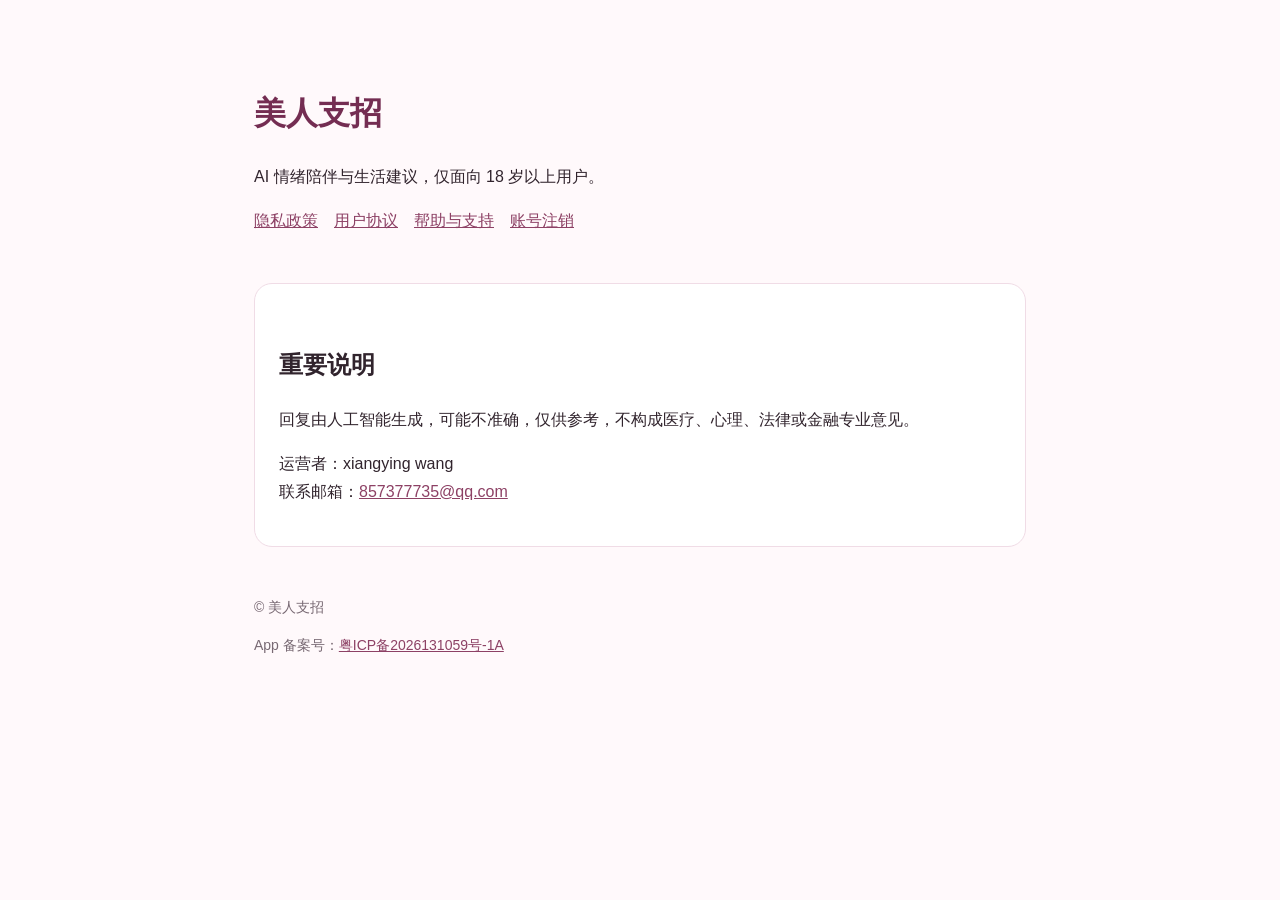
<file: index.html>
<!doctype html><html lang="zh-CN"><head><meta charset="utf-8"><meta name="viewport" content="width=device-width,initial-scale=1"><title>美人支招</title><link rel="stylesheet" href="styles.css"><link rel="canonical" href="https://meirenzhizhao.cn/"></head><body><header><h1>美人支招</h1><p>AI 情绪陪伴与生活建议，仅面向 18 岁以上用户。</p><nav><a href="privacy/">隐私政策</a><a href="terms/">用户协议</a><a href="support/">帮助与支持</a><a href="account-deletion/">账号注销</a></nav></header><main><div class="card"><h2>重要说明</h2><p>回复由人工智能生成，可能不准确，仅供参考，不构成医疗、心理、法律或金融专业意见。</p><p>运营者：xiangying wang<br>联系邮箱：<a href="mailto:857377735@qq.com">857377735@qq.com</a></p></div></main><footer>© 美人支招<p>App 备案号：<a href="https://beian.miit.gov.cn/" target="_blank" rel="noopener noreferrer">粤ICP备2026131059号-1A</a></p></footer></body></html>
</file>
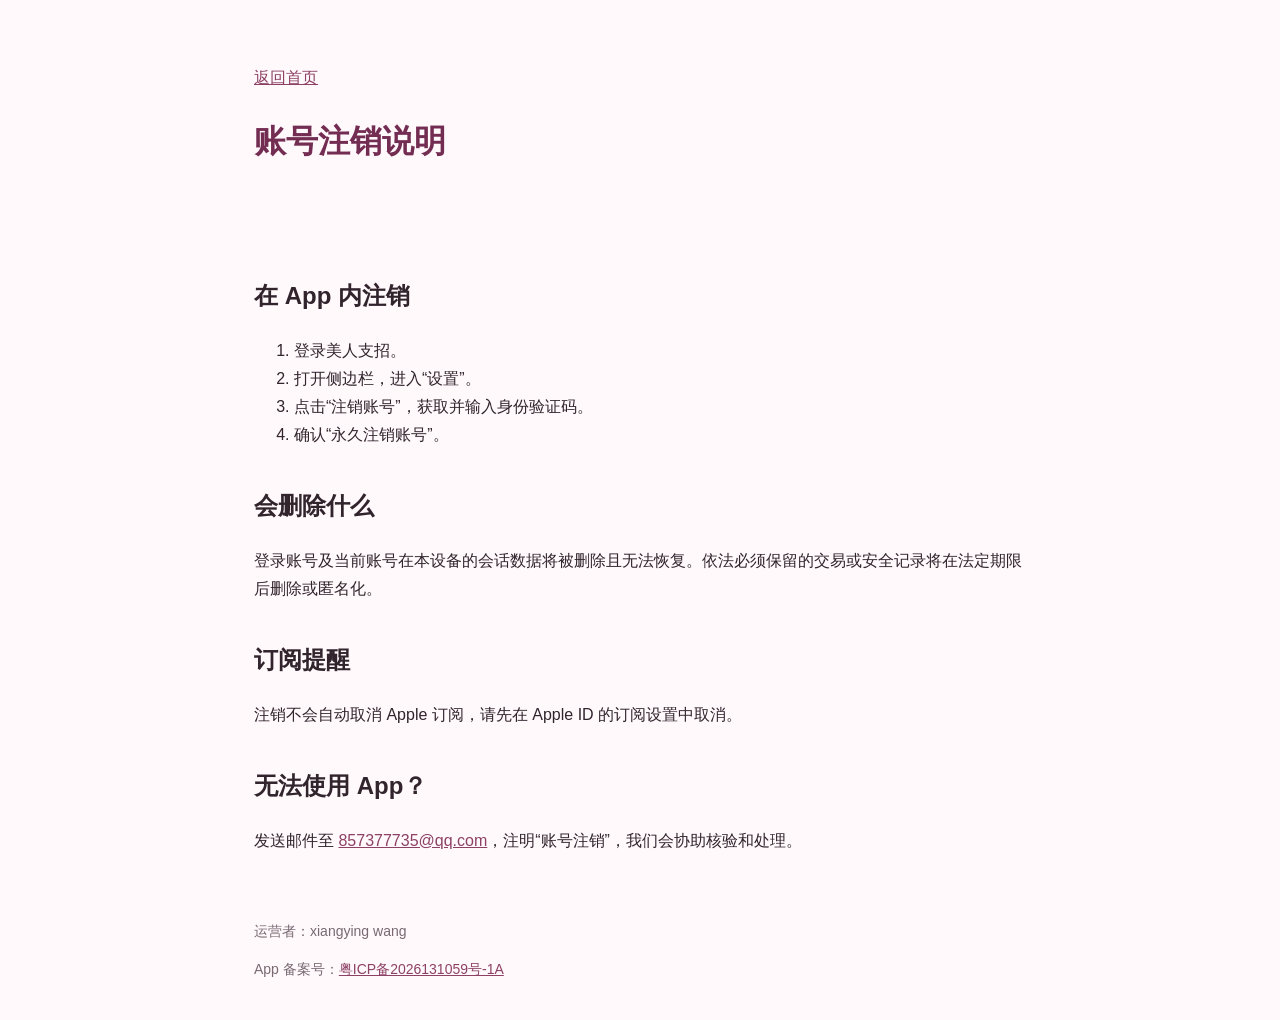
<file: account-deletion/index.html>
<!doctype html><html lang="zh-CN"><head><meta charset="utf-8"><meta name="viewport" content="width=device-width,initial-scale=1"><title>账号注销｜美人支招</title><link rel="stylesheet" href="../styles.css"><link rel="canonical" href="https://meirenzhizhao.cn/account-deletion/"></head><body><header><a href="../">返回首页</a><h1>账号注销说明</h1></header><main><h2>在 App 内注销</h2><ol><li>登录美人支招。</li><li>打开侧边栏，进入“设置”。</li><li>点击“注销账号”，获取并输入身份验证码。</li><li>确认“永久注销账号”。</li></ol><h2>会删除什么</h2><p>登录账号及当前账号在本设备的会话数据将被删除且无法恢复。依法必须保留的交易或安全记录将在法定期限后删除或匿名化。</p><h2>订阅提醒</h2><p>注销不会自动取消 Apple 订阅，请先在 Apple ID 的订阅设置中取消。</p><h2>无法使用 App？</h2><p>发送邮件至 <a href="mailto:857377735@qq.com">857377735@qq.com</a>，注明“账号注销”，我们会协助核验和处理。</p></main><footer>运营者：xiangying wang<p>App 备案号：<a href="https://beian.miit.gov.cn/" target="_blank" rel="noopener noreferrer">粤ICP备2026131059号-1A</a></p></footer></body></html>
</file>
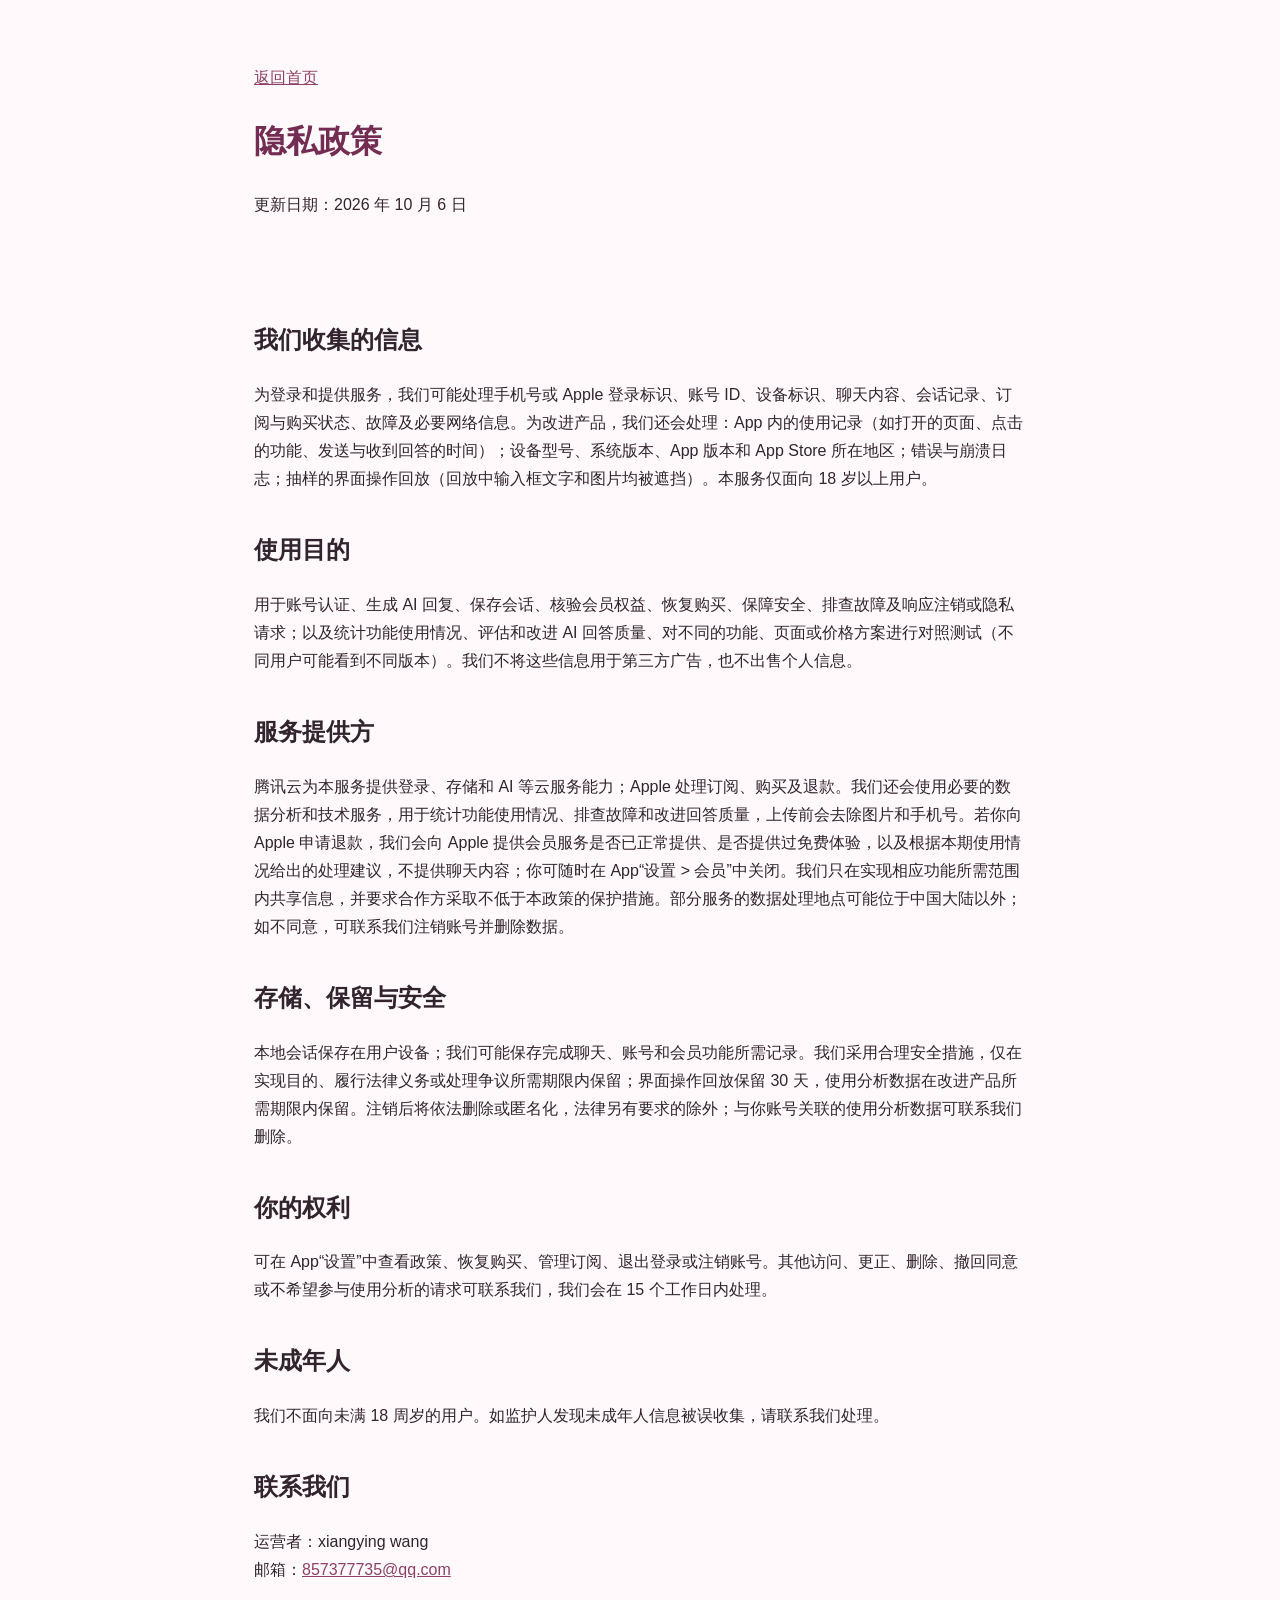
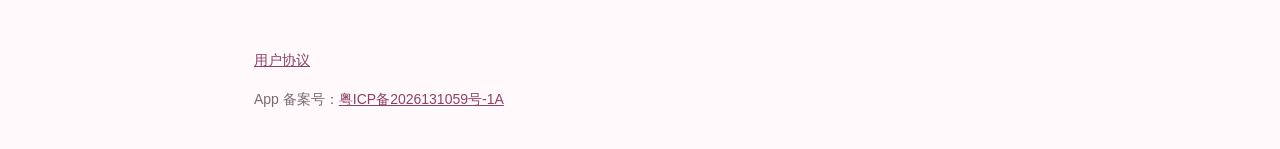
<file: privacy/index.html>
<!doctype html><html lang="zh-CN"><head><meta charset="utf-8"><meta name="viewport" content="width=device-width,initial-scale=1"><title>隐私政策｜美人支招</title><link rel="stylesheet" href="../styles.css"><link rel="canonical" href="https://meirenzhizhao.cn/privacy/"></head><body><header><a href="../">返回首页</a><h1>隐私政策</h1><p>更新日期：2026 年 10 月 6 日</p></header><main><h2>我们收集的信息</h2><p>为登录和提供服务，我们可能处理手机号或 Apple 登录标识、账号 ID、设备标识、聊天内容、会话记录、订阅与购买状态、故障及必要网络信息。为改进产品，我们还会处理：App 内的使用记录（如打开的页面、点击的功能、发送与收到回答的时间）；设备型号、系统版本、App 版本和 App Store 所在地区；错误与崩溃日志；抽样的界面操作回放（回放中输入框文字和图片均被遮挡）。本服务仅面向 18 岁以上用户。</p><h2>使用目的</h2><p>用于账号认证、生成 AI 回复、保存会话、核验会员权益、恢复购买、保障安全、排查故障及响应注销或隐私请求；以及统计功能使用情况、评估和改进 AI 回答质量、对不同的功能、页面或价格方案进行对照测试（不同用户可能看到不同版本）。我们不将这些信息用于第三方广告，也不出售个人信息。</p><h2>服务提供方</h2><p>腾讯云为本服务提供登录、存储和 AI 等云服务能力；Apple 处理订阅、购买及退款。我们还会使用必要的数据分析和技术服务，用于统计功能使用情况、排查故障和改进回答质量，上传前会去除图片和手机号。若你向 Apple 申请退款，我们会向 Apple 提供会员服务是否已正常提供、是否提供过免费体验，以及根据本期使用情况给出的处理建议，不提供聊天内容；你可随时在 App“设置 &gt; 会员”中关闭。我们只在实现相应功能所需范围内共享信息，并要求合作方采取不低于本政策的保护措施。部分服务的数据处理地点可能位于中国大陆以外；如不同意，可联系我们注销账号并删除数据。</p><h2>存储、保留与安全</h2><p>本地会话保存在用户设备；我们可能保存完成聊天、账号和会员功能所需记录。我们采用合理安全措施，仅在实现目的、履行法律义务或处理争议所需期限内保留；界面操作回放保留 30 天，使用分析数据在改进产品所需期限内保留。注销后将依法删除或匿名化，法律另有要求的除外；与你账号关联的使用分析数据可联系我们删除。</p><h2>你的权利</h2><p>可在 App“设置”中查看政策、恢复购买、管理订阅、退出登录或注销账号。其他访问、更正、删除、撤回同意或不希望参与使用分析的请求可联系我们，我们会在 15 个工作日内处理。</p><h2>未成年人</h2><p>我们不面向未满 18 周岁的用户。如监护人发现未成年人信息被误收集，请联系我们处理。</p><h2>联系我们</h2><p>运营者：xiangying wang<br>邮箱：<a href="mailto:857377735@qq.com">857377735@qq.com</a></p></main><footer><a href="../terms/">用户协议</a><p>App 备案号：<a href="https://beian.miit.gov.cn/" target="_blank" rel="noopener noreferrer">粤ICP备2026131059号-1A</a></p></footer></body></html>
</file>
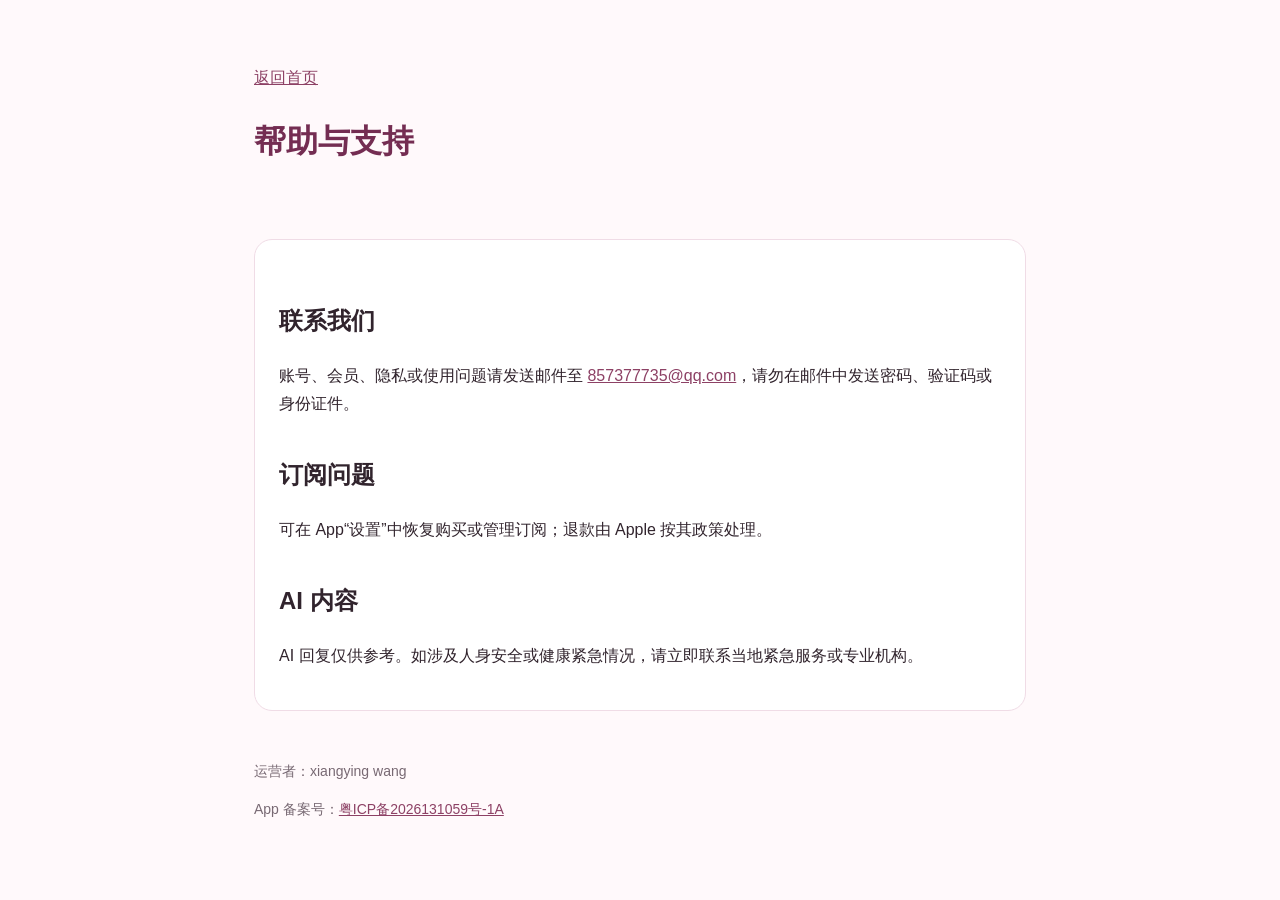
<file: support/index.html>
<!doctype html><html lang="zh-CN"><head><meta charset="utf-8"><meta name="viewport" content="width=device-width,initial-scale=1"><title>帮助与支持｜美人支招</title><link rel="stylesheet" href="../styles.css"><link rel="canonical" href="https://meirenzhizhao.cn/support/"></head><body><header><a href="../">返回首页</a><h1>帮助与支持</h1></header><main><div class="card"><h2>联系我们</h2><p>账号、会员、隐私或使用问题请发送邮件至 <a href="mailto:857377735@qq.com">857377735@qq.com</a>，请勿在邮件中发送密码、验证码或身份证件。</p><h2>订阅问题</h2><p>可在 App“设置”中恢复购买或管理订阅；退款由 Apple 按其政策处理。</p><h2>AI 内容</h2><p>AI 回复仅供参考。如涉及人身安全或健康紧急情况，请立即联系当地紧急服务或专业机构。</p></div></main><footer>运营者：xiangying wang<p>App 备案号：<a href="https://beian.miit.gov.cn/" target="_blank" rel="noopener noreferrer">粤ICP备2026131059号-1A</a></p></footer></body></html>
</file>
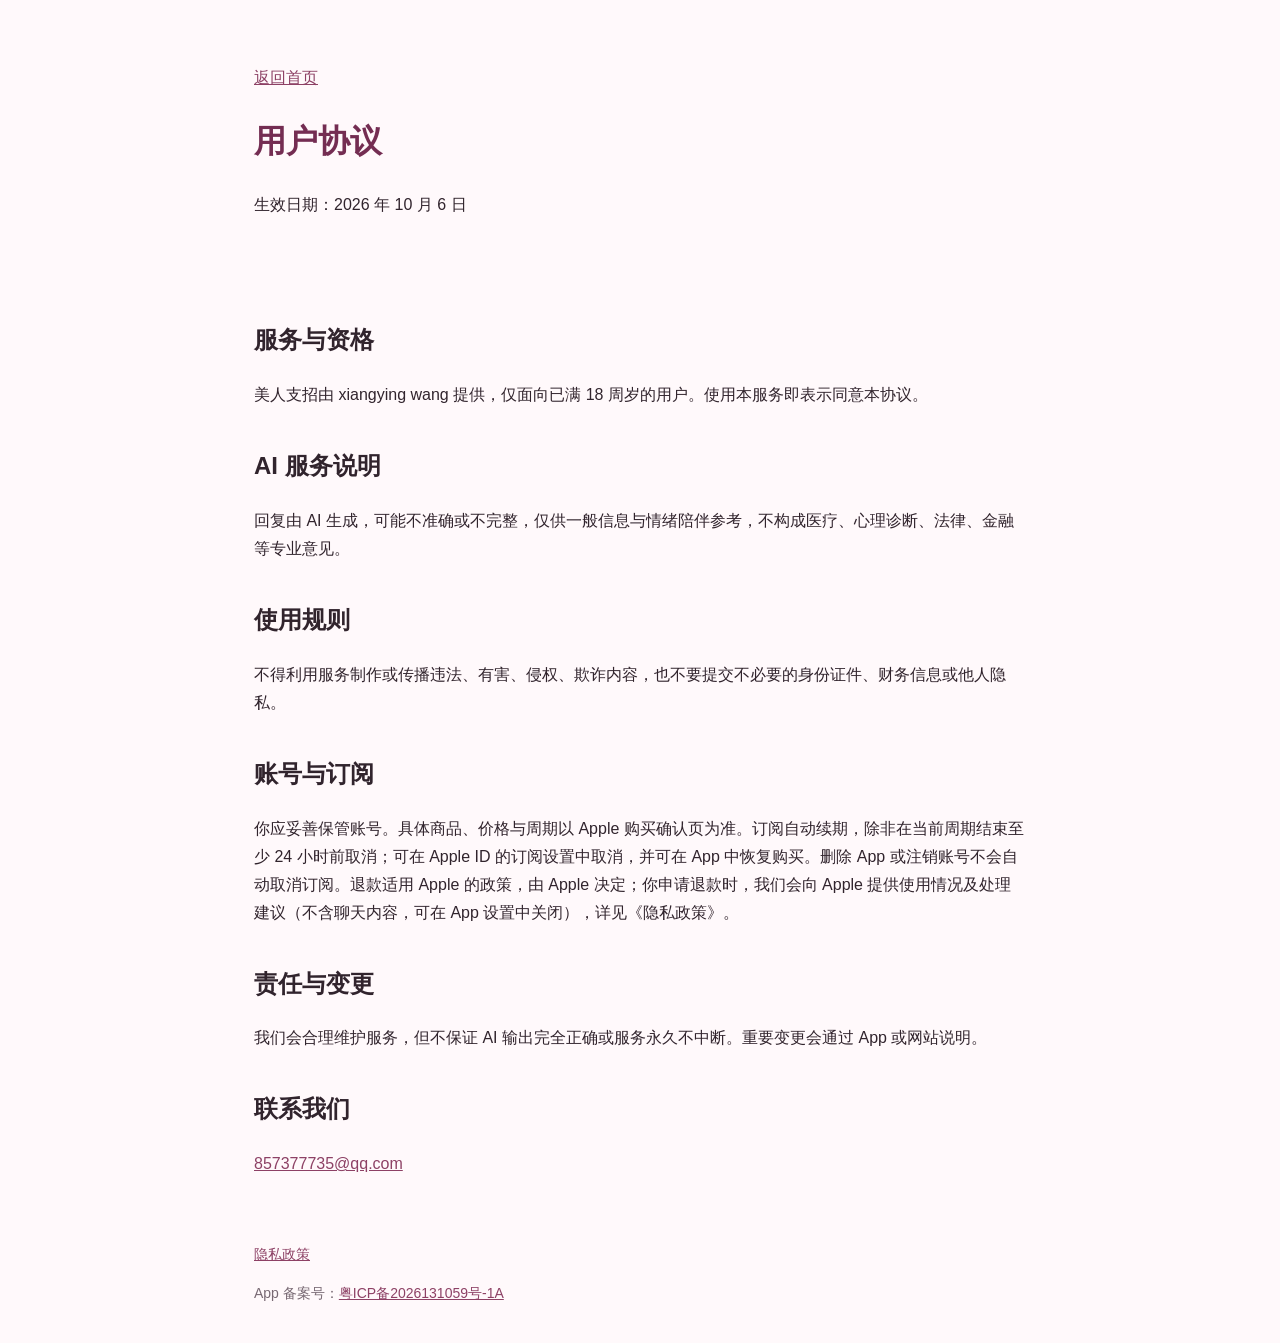
<file: terms/index.html>
<!doctype html><html lang="zh-CN"><head><meta charset="utf-8"><meta name="viewport" content="width=device-width,initial-scale=1"><title>用户协议｜美人支招</title><link rel="stylesheet" href="../styles.css"><link rel="canonical" href="https://meirenzhizhao.cn/terms/"></head><body><header><a href="../">返回首页</a><h1>用户协议</h1><p>生效日期：2026 年 10 月 6 日</p></header><main><h2>服务与资格</h2><p>美人支招由 xiangying wang 提供，仅面向已满 18 周岁的用户。使用本服务即表示同意本协议。</p><h2>AI 服务说明</h2><p>回复由 AI 生成，可能不准确或不完整，仅供一般信息与情绪陪伴参考，不构成医疗、心理诊断、法律、金融等专业意见。</p><h2>使用规则</h2><p>不得利用服务制作或传播违法、有害、侵权、欺诈内容，也不要提交不必要的身份证件、财务信息或他人隐私。</p><h2>账号与订阅</h2><p>你应妥善保管账号。具体商品、价格与周期以 Apple 购买确认页为准。订阅自动续期，除非在当前周期结束至少 24 小时前取消；可在 Apple ID 的订阅设置中取消，并可在 App 中恢复购买。删除 App 或注销账号不会自动取消订阅。退款适用 Apple 的政策，由 Apple 决定；你申请退款时，我们会向 Apple 提供使用情况及处理建议（不含聊天内容，可在 App 设置中关闭），详见《隐私政策》。</p><h2>责任与变更</h2><p>我们会合理维护服务，但不保证 AI 输出完全正确或服务永久不中断。重要变更会通过 App 或网站说明。</p><h2>联系我们</h2><p><a href="mailto:857377735@qq.com">857377735@qq.com</a></p></main><footer><a href="../privacy/">隐私政策</a><p>App 备案号：<a href="https://beian.miit.gov.cn/" target="_blank" rel="noopener noreferrer">粤ICP备2026131059号-1A</a></p></footer></body></html>
</file>
<file: styles.css>
:root{font-family:-apple-system,BlinkMacSystemFont,"PingFang SC",sans-serif;color:#31242d;background:#fff9fb;line-height:1.75}*{box-sizing:border-box}body{margin:0}header,main,footer{max-width:820px;margin:auto;padding:24px}header{padding-top:64px}nav a{margin-right:16px;color:#8d4165}h1{color:#742d52}h2{margin-top:36px}a{color:#8d4165}.card{background:#fff;border:1px solid #f0dce6;border-radius:18px;padding:24px}footer{color:#786973;font-size:14px}
</file>
